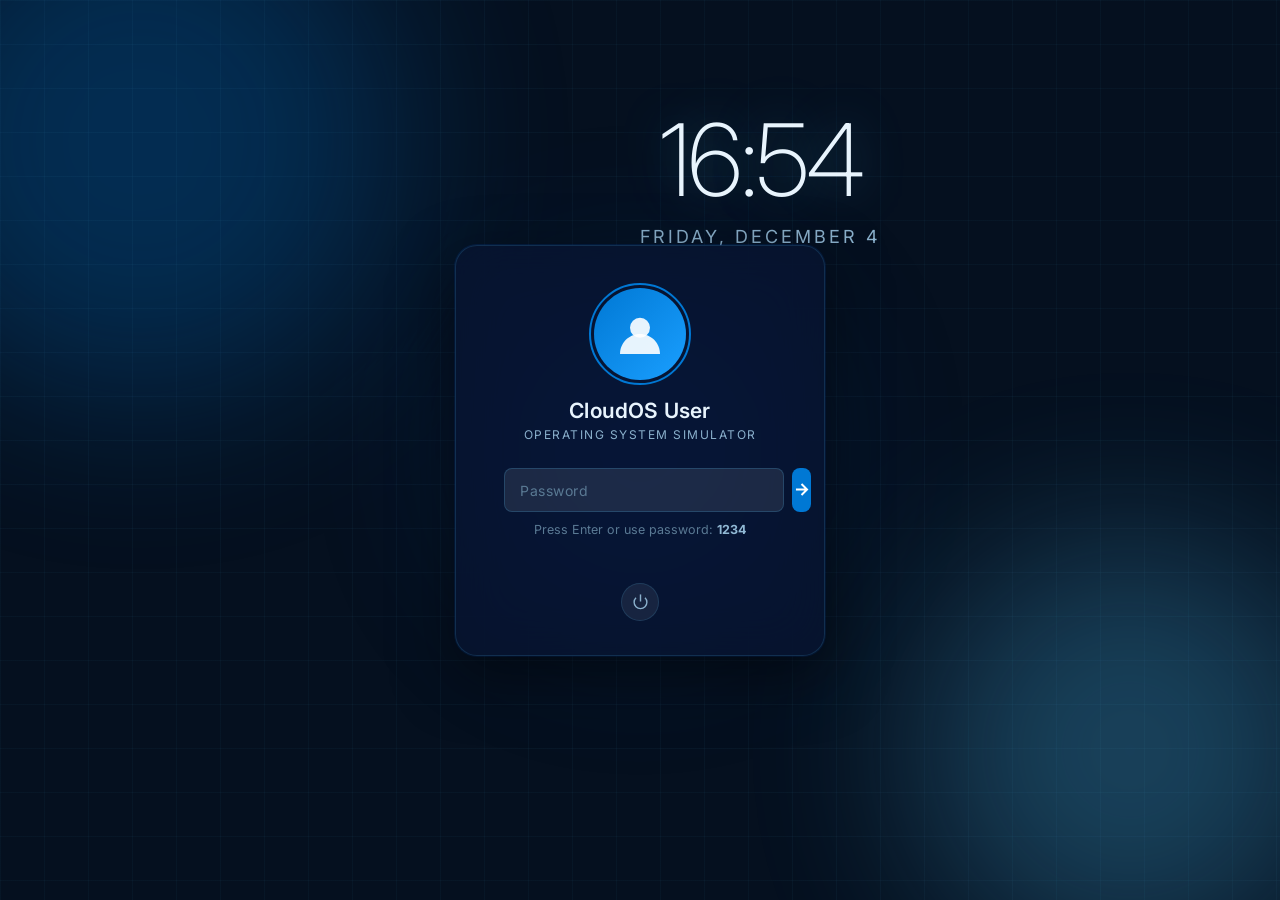
<file: index.html>
<!DOCTYPE html>
<html lang="en">
<head>
  <meta charset="UTF-8" />
  <meta name="viewport" content="width=device-width, initial-scale=1.0"/>
  <title>CloudOS — Login</title>
  <link rel="stylesheet" href="style.css" />
  <link href="https://fonts.googleapis.com/css2?family=Segoe+UI:wght@300;400;600;700&family=Rajdhani:wght@300;400;500;600;700&display=swap" rel="stylesheet">
</head>
<body class="login-page">
  <!-- Animated background -->
  <div class="bg-blur-orbs">
    <div class="orb orb-1"></div>
    <div class="orb orb-2"></div>
    <div class="orb orb-3"></div>
  </div>
  <div class="bg-grid"></div>

  <!-- Clock -->
  <div class="lockscreen-clock">
    <div class="clock-time" id="lockTime">00:00</div>
    <div class="clock-date" id="lockDate">Monday, January 1</div>
  </div>

  <!-- Login Card -->
  <div class="login-container">
    <div class="login-card">
      <div class="user-avatar">
        <div class="avatar-ring"></div>
        <div class="avatar-inner">
          <svg viewBox="0 0 40 40" fill="none" xmlns="http://www.w3.org/2000/svg">
            <circle cx="20" cy="15" r="8" fill="rgba(255,255,255,0.9)"/>
            <path d="M4 36c0-8.837 7.163-16 16-16s16 7.163 16 16" fill="rgba(255,255,255,0.9)"/>
          </svg>
        </div>
      </div>
      <h2 class="user-name">CloudOS User</h2>
      <p class="user-subtitle">Operating System Simulator</p>

      <div class="login-form">
        <div class="input-group">
          <input type="password" id="passwordInput" class="login-input" placeholder="Password" autocomplete="off" />
          <button class="login-btn" id="loginBtn" onclick="attemptLogin()">
            <svg viewBox="0 0 24 24" fill="none" stroke="currentColor" stroke-width="2.5">
              <path d="M5 12h14M12 5l7 7-7 7"/>
            </svg>
          </button>
        </div>
        <p class="login-hint">Press Enter or use password: <strong>1234</strong></p>
        <p class="login-error" id="loginError"></p>
      </div>

      <div class="login-footer">
        <button class="footer-btn" title="Power Off" onclick="showPowerMenu()">
          <svg viewBox="0 0 24 24" fill="none" stroke="currentColor" stroke-width="2">
            <path d="M18.36 6.64a9 9 0 1 1-12.73 0"/>
            <line x1="12" y1="2" x2="12" y2="12"/>
          </svg>
        </button>
      </div>
    </div>
  </div>

  <!-- Boot splash (shown first) -->
  <div class="boot-splash" id="bootSplash">
    <div class="boot-logo">
      <div class="boot-logo-icon">
        <div class="win-grid">
          <span></span><span></span>
          <span></span><span></span>
        </div>
      </div>
      <span class="boot-logo-text">CloudOS</span>
    </div>
    <div class="boot-loader">
      <div class="boot-dots">
        <span></span><span></span><span></span><span></span><span></span>
      </div>
    </div>
  </div>

  <script src="index.js"></script>
</body>
</html>
</file>
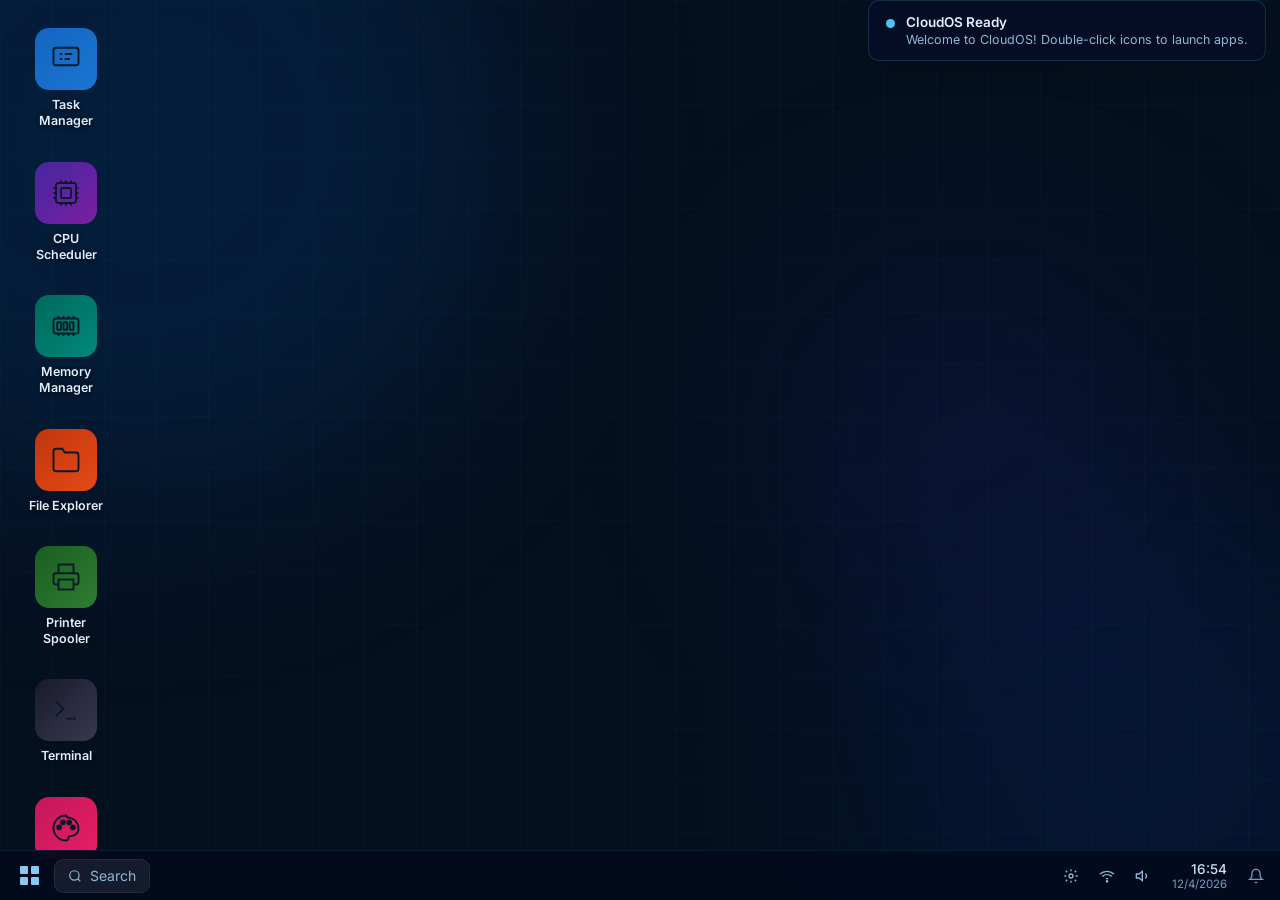
<file: desktop.html>
<!DOCTYPE html>
<html lang="en" data-theme="light">
<head>
  <meta charset="UTF-8"/>
  <meta name="viewport" content="width=device-width, initial-scale=1.0"/>
  <title>CloudOS — Desktop</title>
  <link rel="stylesheet" href="style.css"/>
  <link href="https://fonts.googleapis.com/css2?family=Inter:wght@300;400;500;600;700&family=JetBrains+Mono:wght@400;500&display=swap" rel="stylesheet">
</head>
<body class="desktop-page">

  <!-- Wallpaper -->
  <div class="wallpaper" id="wallpaper">
    <div class="wallpaper-img" id="wallpaper-img"></div>
    <div class="wallpaper-overlay" id="wallpaper-overlay"></div>
    <div class="wp-orb wp-orb-1"></div>
    <div class="wp-orb wp-orb-2"></div>
    <div class="wp-orb wp-orb-3"></div>
    <div class="wp-grid"></div>
  </div>

  <!-- Desktop Icons -->
  <div class="desktop-icons" id="desktopIcons">

    <div class="desktop-icon" ondblclick="openApp('processManager')">
      <div class="icon-img process-icon">
        <svg viewBox="0 0 24 24" fill="none" stroke="currentColor" stroke-width="1.5">
          <rect x="2" y="3" width="20" height="14" rx="2"/>
          <path d="M7 8h2M7 12h2M11 8h6M11 12h4"/>
        </svg>
      </div>
      <span>Task Manager</span>
    </div>

    <div class="desktop-icon" ondblclick="openApp('cpuScheduler')">
      <div class="icon-img cpu-icon">
        <svg viewBox="0 0 24 24" fill="none" stroke="currentColor" stroke-width="1.5">
          <rect x="4" y="4" width="16" height="16" rx="2"/>
          <rect x="8" y="8" width="8" height="8" rx="1"/>
          <path d="M8 2v2M12 2v2M16 2v2M8 20v2M12 20v2M16 20v2M2 8h2M2 12h2M2 16h2M20 8h2M20 12h2M20 16h2"/>
        </svg>
      </div>
      <span>CPU Scheduler</span>
    </div>

    <div class="desktop-icon" ondblclick="openApp('memoryManager')">
      <div class="icon-img memory-icon">
        <svg viewBox="0 0 24 24" fill="none" stroke="currentColor" stroke-width="1.5">
          <rect x="2" y="6" width="20" height="12" rx="2"/>
          <path d="M6 6V4M10 6V4M14 6V4M18 6V4M6 18v2M10 18v2M14 18v2M18 18v2"/>
          <rect x="5" y="9" width="3" height="6" rx="0.5"/>
          <rect x="10" y="9" width="3" height="6" rx="0.5"/>
          <rect x="15" y="9" width="3" height="6" rx="0.5"/>
        </svg>
      </div>
      <span>Memory Manager</span>
    </div>

    <div class="desktop-icon" ondblclick="openApp('fileSystem')">
      <div class="icon-img file-icon">
        <svg viewBox="0 0 24 24" fill="none" stroke="currentColor" stroke-width="1.5">
          <path d="M22 19a2 2 0 0 1-2 2H4a2 2 0 0 1-2-2V5a2 2 0 0 1 2-2h5l2 3h9a2 2 0 0 1 2 2z"/>
        </svg>
      </div>
      <span>File Explorer</span>
    </div>

    <div class="desktop-icon" ondblclick="openApp('ioSimulator')">
      <div class="icon-img io-icon">
        <svg viewBox="0 0 24 24" fill="none" stroke="currentColor" stroke-width="1.5">
          <polyline points="6 9 6 2 18 2 18 9"/>
          <path d="M6 18H4a2 2 0 0 1-2-2v-5a2 2 0 0 1 2-2h16a2 2 0 0 1 2 2v5a2 2 0 0 1-2 2h-2"/>
          <rect x="6" y="14" width="12" height="8"/>
        </svg>
      </div>
      <span>Printer Spooler</span>
    </div>

    <div class="desktop-icon" ondblclick="openApp('terminal')">
      <div class="icon-img terminal-icon">
        <svg viewBox="0 0 24 24" fill="none" stroke="currentColor" stroke-width="1.5">
          <polyline points="4 17 10 11 4 5"/>
          <line x1="12" y1="19" x2="20" y2="19"/>
        </svg>
      </div>
      <span>Terminal</span>
    </div>

    <!-- ── NEW APPS ── -->
    <div class="desktop-icon" ondblclick="openApp('paint')">
      <div class="icon-img paint-icon">
        <svg viewBox="0 0 24 24" fill="none" stroke="currentColor" stroke-width="1.5">
          <path d="M12 2C6.48 2 2 6.48 2 12s4.48 10 10 10c1.1 0 2-.9 2-2v-.5c0-.55.45-1 1-1h1c3.31 0 6-2.69 6-6 0-4.97-4.03-9-9-9z"/>
          <circle cx="6.5" cy="11.5" r="1.5" fill="currentColor"/>
          <circle cx="9.5" cy="7.5" r="1.5" fill="currentColor"/>
          <circle cx="14.5" cy="7.5" r="1.5" fill="currentColor"/>
          <circle cx="17.5" cy="11.5" r="1.5" fill="currentColor"/>
        </svg>
      </div>
      <span>Paint</span>
    </div>

    <div class="desktop-icon" ondblclick="openApp('calculator')">
      <div class="icon-img calc-icon">
        <svg viewBox="0 0 24 24" fill="none" stroke="currentColor" stroke-width="1.5">
          <rect x="4" y="2" width="16" height="20" rx="2"/>
          <rect x="7" y="5" width="10" height="4" rx="1"/>
          <circle cx="8" cy="14" r="1" fill="currentColor"/>
          <circle cx="12" cy="14" r="1" fill="currentColor"/>
          <circle cx="16" cy="14" r="1" fill="currentColor"/>
          <circle cx="8" cy="18" r="1" fill="currentColor"/>
          <circle cx="12" cy="18" r="1" fill="currentColor"/>
          <circle cx="16" cy="18" r="1" fill="currentColor"/>
        </svg>
      </div>
      <span>Calculator</span>
    </div>

    <div class="desktop-icon" ondblclick="openApp('settings')">
      <div class="icon-img settings-icon">
        <svg viewBox="0 0 24 24" fill="none" stroke="currentColor" stroke-width="1.5">
          <circle cx="12" cy="12" r="3"/>
          <path d="M19.07 4.93a10 10 0 0 1 0 14.14M4.93 4.93a10 10 0 0 0 0 14.14"/>
          <path d="M12 2v3M12 19v3M2 12h3M19 12h3"/>
        </svg>
      </div>
      <span>Settings</span>
    </div>

  </div>

  <!-- Windows Container -->
  <div class="windows-container" id="windowsContainer"></div>

  <!-- Taskbar -->
  <div class="taskbar" id="taskbar">
    <button class="taskbar-start" id="startBtn" onclick="toggleStartMenu()">
      <div class="start-grid"><span></span><span></span><span></span><span></span></div>
    </button>

    <div class="taskbar-search" onclick="openApp('terminal')">
      <svg viewBox="0 0 24 24" fill="none" stroke="currentColor" stroke-width="2">
        <circle cx="11" cy="11" r="8"/><line x1="21" y1="21" x2="16.65" y2="16.65"/>
      </svg>
      <span>Search</span>
    </div>

    <div class="taskbar-apps" id="taskbarApps"></div>

    <div class="taskbar-tray">
      <div class="tray-icons">
        <!-- Settings quick-launch in tray -->
        <div class="tray-icon" title="Settings" onclick="openApp('settings')">
          <svg viewBox="0 0 24 24" fill="none" stroke="currentColor" stroke-width="2">
            <circle cx="12" cy="12" r="3"/>
            <path d="M12 2v3M12 19v3M2 12h3M19 12h3M4.22 4.22l2.12 2.12M17.66 17.66l2.12 2.12M4.22 19.78l2.12-2.12M17.66 6.34l2.12-2.12"/>
          </svg>
        </div>
        <div class="tray-icon" title="Network">
          <svg viewBox="0 0 24 24" fill="none" stroke="currentColor" stroke-width="2">
            <path d="M1.42 9a16 16 0 0 1 21.16 0M5 12.55a11 11 0 0 1 14.08 0M10.54 16.1a6 6 0 0 1 2.92 0"/>
            <circle cx="12" cy="20" r="1" fill="currentColor"/>
          </svg>
        </div>
        <div class="tray-icon" title="Volume">
          <svg viewBox="0 0 24 24" fill="none" stroke="currentColor" stroke-width="2">
            <polygon points="11 5 6 9 2 9 2 15 6 15 11 19 11 5"/>
            <path d="M15.54 8.46a5 5 0 0 1 0 7.07"/>
          </svg>
        </div>
      </div>
      <div class="tray-clock">
        <div class="tray-time" id="trayTime">00:00</div>
        <div class="tray-date" id="trayDate">1/1/2025</div>
      </div>
      <button class="notification-btn" title="Notifications">
        <svg viewBox="0 0 24 24" fill="none" stroke="currentColor" stroke-width="2">
          <path d="M18 8A6 6 0 0 0 6 8c0 7-3 9-3 9h18s-3-2-3-9"/>
          <path d="M13.73 21a2 2 0 0 1-3.46 0"/>
        </svg>
      </button>
    </div>
  </div>

  <!-- Start Menu -->
  <div class="start-menu" id="startMenu">
    <div class="start-header">
      <input class="start-search" type="text" placeholder="Search apps..."
        id="startSearch" oninput="filterStartApps(this.value)"/>
    </div>
    <div class="start-apps" id="startApps">
      <div class="start-app-item" onclick="openApp('processManager');closeStartMenu()">
        <div class="start-app-icon process-icon"><svg viewBox="0 0 24 24" fill="none" stroke="currentColor" stroke-width="1.5"><rect x="2" y="3" width="20" height="14" rx="2"/><path d="M7 8h2M7 12h2M11 8h6M11 12h4"/></svg></div>
        <span>Task Manager</span>
      </div>
      <div class="start-app-item" onclick="openApp('cpuScheduler');closeStartMenu()">
        <div class="start-app-icon cpu-icon"><svg viewBox="0 0 24 24" fill="none" stroke="currentColor" stroke-width="1.5"><rect x="4" y="4" width="16" height="16" rx="2"/><rect x="8" y="8" width="8" height="8" rx="1"/></svg></div>
        <span>CPU Scheduler</span>
      </div>
      <div class="start-app-item" onclick="openApp('memoryManager');closeStartMenu()">
        <div class="start-app-icon memory-icon"><svg viewBox="0 0 24 24" fill="none" stroke="currentColor" stroke-width="1.5"><rect x="2" y="6" width="20" height="12" rx="2"/><rect x="5" y="9" width="3" height="6" rx="0.5"/><rect x="10" y="9" width="3" height="6" rx="0.5"/><rect x="15" y="9" width="3" height="6" rx="0.5"/></svg></div>
        <span>Memory Manager</span>
      </div>
      <div class="start-app-item" onclick="openApp('fileSystem');closeStartMenu()">
        <div class="start-app-icon file-icon"><svg viewBox="0 0 24 24" fill="none" stroke="currentColor" stroke-width="1.5"><path d="M22 19a2 2 0 0 1-2 2H4a2 2 0 0 1-2-2V5a2 2 0 0 1 2-2h5l2 3h9a2 2 0 0 1 2 2z"/></svg></div>
        <span>File Explorer</span>
      </div>
      <div class="start-app-item" onclick="openApp('ioSimulator');closeStartMenu()">
        <div class="start-app-icon io-icon"><svg viewBox="0 0 24 24" fill="none" stroke="currentColor" stroke-width="1.5"><polyline points="6 9 6 2 18 2 18 9"/><path d="M6 18H4a2 2 0 0 1-2-2v-5a2 2 0 0 1 2-2h16a2 2 0 0 1 2 2v5a2 2 0 0 1-2 2h-2"/><rect x="6" y="14" width="12" height="8"/></svg></div>
        <span>Printer Spooler</span>
      </div>
      <div class="start-app-item" onclick="openApp('terminal');closeStartMenu()">
        <div class="start-app-icon terminal-icon"><svg viewBox="0 0 24 24" fill="none" stroke="currentColor" stroke-width="1.5"><polyline points="4 17 10 11 4 5"/><line x1="12" y1="19" x2="20" y2="19"/></svg></div>
        <span>Terminal</span>
      </div>
      <!-- NEW -->
      <div class="start-app-item" onclick="openApp('paint');closeStartMenu()">
        <div class="start-app-icon paint-icon"><svg viewBox="0 0 24 24" fill="none" stroke="currentColor" stroke-width="1.5"><path d="M12 2C6.48 2 2 6.48 2 12s4.48 10 10 10c1.1 0 2-.9 2-2v-.5c0-.55.45-1 1-1h1c3.31 0 6-2.69 6-6 0-4.97-4.03-9-9-9z"/></svg></div>
        <span>Paint</span>
      </div>
      <div class="start-app-item" onclick="openApp('calculator');closeStartMenu()">
        <div class="start-app-icon calc-icon"><svg viewBox="0 0 24 24" fill="none" stroke="currentColor" stroke-width="1.5"><rect x="4" y="2" width="16" height="20" rx="2"/><rect x="7" y="5" width="10" height="4" rx="1"/></svg></div>
        <span>Calculator</span>
      </div>
      <div class="start-app-item" onclick="openApp('settings');closeStartMenu()">
        <div class="start-app-icon settings-icon"><svg viewBox="0 0 24 24" fill="none" stroke="currentColor" stroke-width="1.5"><circle cx="12" cy="12" r="3"/><path d="M12 2v3M12 19v3M2 12h3M19 12h3"/></svg></div>
        <span>Settings</span>
      </div>
    </div>
    <div class="start-footer">
      <div class="start-user">
        <div class="start-user-avatar">
          <svg viewBox="0 0 24 24" fill="none" stroke="currentColor" stroke-width="2">
            <path d="M20 21v-2a4 4 0 0 0-4-4H8a4 4 0 0 0-4 4v2"/>
            <circle cx="12" cy="7" r="4"/>
          </svg>
        </div>
        <span>CloudOS User</span>
      </div>
      <button class="start-power" onclick="confirmShutdown()">
        <svg viewBox="0 0 24 24" fill="none" stroke="currentColor" stroke-width="2">
          <path d="M18.36 6.64a9 9 0 1 1-12.73 0"/><line x1="12" y1="2" x2="12" y2="12"/>
        </svg>
      </button>
    </div>
  </div>

  <div class="toast-area" id="toastArea"></div>

  <div class="shutdown-overlay" id="shutdownOverlay">
    <div class="shutdown-card">
      <h3>Shut Down CloudOS?</h3>
      <p>All unsaved data will be lost.</p>
      <div class="shutdown-btns">
        <button class="btn-cancel" onclick="cancelShutdown()">Cancel</button>
        <button class="btn-shutdown" onclick="doShutdown()">Shut Down</button>
      </div>
    </div>
  </div>

  <!-- All scripts -->
  <script src="os-state.js"></script>
  <script src="process-manager.js"></script>
  <script src="cpu-scheduler.js"></script>
  <script src="memory-manager.js"></script>
  <script src="file-system.js"></script>
  <script src="io-simulator.js"></script>
  <script src="terminal.js"></script>
  <script src="paint-app.js"></script>
  <script src="calculator-app.js"></script>
  <script src="settings-app.js"></script>
  <script src="desktop.js"></script>
</body>
</html>
</file>
<file: style.css>
/* ============================================================
   CloudOS v2 — Blue + White/Grey App Theme, Inter font, smooth
   ============================================================ */
@import url('https://fonts.googleapis.com/css2?family=Inter:ital,wght@0,300;0,400;0,500;0,600;0,700&family=JetBrains+Mono:wght@400;500&display=swap');

:root {
  /* Desktop / OS layer */
  --os-bg: #05101f;
  --blue-primary: #0078d4;
  --blue-bright:  #1a9fff;
  --blue-light:   #4fc3f7;
  --blue-glow:    rgba(0,120,212,.45);
  --glass-bg:     rgba(8,20,48,.80);
  --glass-border: rgba(79,195,247,.16);
  --taskbar-h: 50px;

  /* App window interior — bright blue-white palette */
  --app-bg:         #eef4fd;
  --app-bg2:        #e4eefa;
  --app-surface:    #ffffff;
  --app-surface2:   #f5f9ff;
  --app-border:     #c5d8ef;
  --app-border-lt:  #d8e8f8;
  --app-hover:      #dceefa;
  --app-active:     #c8e0f8;
  --app-titlebar:   linear-gradient(135deg,#0a2558,#0e3880);
  --app-text:       #0b1929;
  --app-text2:      #2e5278;
  --app-text3:      #6a8faf;
  --app-accent:     #0078d4;

  /* Status */
  --c-red:    #c0392b;
  --c-yellow: #c87900;
  --c-green:  #00966d;
  --c-orange: #e06c00;
  --c-red-bg: #fde8e8; --c-red-text: #991b1b;
  --c-grn-bg: #d1fae5; --c-grn-text: #065f46;
  --c-ylw-bg: #fef3c7; --c-ylw-text: #92400e;
  --c-blu-bg: #dbeafe; --c-blu-text: #1d4ed8;

  --font-ui:   'Inter','Segoe UI',system-ui,sans-serif;
  --font-mono: 'JetBrains Mono','Courier New',monospace;
  --radius: 10px;
  --shadow-win: 0 20px 60px rgba(0,0,0,.50), 0 0 0 1px rgba(0,80,200,.18);
  --shadow-card: 0 2px 8px rgba(0,50,120,.10);
  --shadow-float: 0 8px 28px rgba(0,0,0,.26);
}

*,*::before,*::after{box-sizing:border-box;margin:0;padding:0}
html,body{width:100%;height:100%;overflow:hidden;font-family:var(--font-ui);font-size:15px;color:var(--app-text);user-select:none}
::-webkit-scrollbar{width:7px;height:7px}
::-webkit-scrollbar-track{background:var(--app-bg2);border-radius:4px}
::-webkit-scrollbar-thumb{background:#aac4e0;border-radius:4px}
::-webkit-scrollbar-thumb:hover{background:var(--blue-primary)}

/* ===================== LOGIN ===================== */
.login-page{background:var(--os-bg);display:flex;align-items:center;justify-content:center}
.bg-blur-orbs{position:fixed;inset:0;pointer-events:none;overflow:hidden}
.orb{position:absolute;border-radius:50%;filter:blur(90px);opacity:.28;animation:orbFloat 9s ease-in-out infinite}
.orb-1{width:520px;height:520px;background:#0078d4;top:-120px;left:-120px}
.orb-2{width:420px;height:420px;background:#4fc3f7;bottom:-60px;right:-60px;animation-delay:-3s}
.orb-3{width:320px;height:320px;background:#0d47a1;top:50%;left:50%;transform:translate(-50%,-50%);animation-delay:-5.5s}
@keyframes orbFloat{0%,100%{transform:translateY(0)scale(1)}50%{transform:translateY(-28px)scale(1.05)}}
.bg-grid{position:fixed;inset:0;pointer-events:none;
  background-image:linear-gradient(rgba(79,195,247,.04)1px,transparent 1px),
    linear-gradient(90deg,rgba(79,195,247,.04)1px,transparent 1px);
  background-size:44px 44px}
.lockscreen-clock{position:fixed;top:11%;left:50%;transform:translateX(-50%);text-align:center;
  animation:fadeUp .8s cubic-bezier(.22,1,.36,1) 1.5s both}
.clock-time{font-size:clamp(68px,11vw,100px);font-weight:200;letter-spacing:-3px;color:#e8f4fd;
  text-shadow:0 0 50px rgba(79,195,247,.35)}
.clock-date{font-size:18px;font-weight:400;color:#8ab0cc;letter-spacing:3px;text-transform:uppercase;margin-top:6px}
.login-container{position:relative;z-index:10;animation:fadeUp .7s cubic-bezier(.22,1,.36,1) 1.8s both}
.login-card{background:var(--glass-bg);backdrop-filter:blur(28px)saturate(1.6);
  border:1px solid var(--glass-border);border-radius:22px;padding:42px 48px 34px;width:370px;
  display:flex;flex-direction:column;align-items:center;box-shadow:var(--shadow-win)}
.user-avatar{position:relative;width:92px;height:92px;margin-bottom:18px}
.avatar-ring{position:absolute;inset:-5px;border-radius:50%;border:2px solid var(--blue-primary);
  animation:avatarPulse 2.4s ease-in-out infinite}
@keyframes avatarPulse{0%,100%{opacity:.4;transform:scale(1)}50%{opacity:1;transform:scale(1.05)}}
.avatar-inner{width:100%;height:100%;background:linear-gradient(135deg,var(--blue-primary),var(--blue-bright));
  border-radius:50%;display:flex;align-items:center;justify-content:center}
.avatar-inner svg{width:50px;height:50px}
.user-name{font-size:21px;font-weight:600;color:#e8f4fd;letter-spacing:.2px}
.user-subtitle{font-size:12px;color:#8ab0cc;margin:4px 0 26px;letter-spacing:1.5px;text-transform:uppercase}
.login-form{width:100%}.input-group{display:flex;gap:8px;margin-bottom:10px}
.login-input{flex:1;background:rgba(255,255,255,.09);border:1px solid rgba(79,195,247,.2);
  border-radius:8px;color:#e8f4fd;padding:11px 15px;font-family:var(--font-ui);font-size:16px;
  letter-spacing:2px;outline:none;transition:border-color .25s,box-shadow .25s}
.login-input:focus{border-color:var(--blue-primary);box-shadow:0 0 0 3px var(--blue-glow)}
.login-input::placeholder{letter-spacing:.5px;color:#5a7a94;font-size:14px}
.login-btn{background:var(--blue-primary);border:none;border-radius:8px;width:46px;color:white;
  cursor:pointer;display:flex;align-items:center;justify-content:center;
  transition:background .2s,transform .12s,box-shadow .2s}
.login-btn:hover{background:var(--blue-bright);box-shadow:0 4px 16px rgba(0,120,212,.4)}
.login-btn:active{transform:scale(.93)}.login-btn svg{width:19px;height:19px}
.login-hint{font-size:12.5px;color:#5a7a94;text-align:center;margin-bottom:5px}
.login-hint strong{color:#90b8d4}
.login-error{font-size:12.5px;color:#ff6b6b;text-align:center;min-height:19px}
@keyframes shake{0%,100%{transform:translateX(0)}20%,60%{transform:translateX(-6px)}40%,80%{transform:translateX(6px)}}
.login-footer{margin-top:22px;display:flex;gap:12px}
.footer-btn{background:rgba(255,255,255,.07);border:1px solid rgba(79,195,247,.15);border-radius:50%;
  width:38px;height:38px;color:#8ab0cc;cursor:pointer;display:flex;align-items:center;justify-content:center;
  transition:all .2s}
.footer-btn:hover{background:rgba(255,255,255,.14);color:#e8f4fd}.footer-btn svg{width:17px;height:17px}

/* ===================== BOOT ===================== */
.boot-splash{position:fixed;inset:0;z-index:9999;background:var(--os-bg);
  display:flex;flex-direction:column;align-items:center;justify-content:center;gap:52px;
  animation:bootFade .5s ease 2.8s forwards}
.boot-logo{display:flex;align-items:center;gap:18px}
.boot-logo-icon{width:56px;height:56px}
.win-grid{display:grid;grid-template-columns:1fr 1fr;gap:5px;width:100%;height:100%}
.win-grid span{background:var(--blue-primary);border-radius:2px;
  animation:tileIn .4s cubic-bezier(.34,1.56,.64,1) both}
.win-grid span:nth-child(1){animation-delay:.15s}.win-grid span:nth-child(2){animation-delay:.30s}
.win-grid span:nth-child(3){animation-delay:.45s}.win-grid span:nth-child(4){animation-delay:.60s}
@keyframes tileIn{from{opacity:0;transform:scale(.3)}to{opacity:1;transform:scale(1)}}
.boot-logo-text{font-size:44px;font-weight:700;letter-spacing:4px;
  background:linear-gradient(135deg,#fff,#4fc3f7);-webkit-background-clip:text;-webkit-text-fill-color:transparent;
  animation:fadeIn .6s ease .8s both}
.boot-loader{animation:fadeIn .4s ease 1.2s both}.boot-dots{display:flex;gap:9px}
.boot-dots span{width:9px;height:9px;background:var(--blue-primary);border-radius:50%;
  animation:dotBounce 1.3s ease-in-out infinite}
.boot-dots span:nth-child(1){animation-delay:0s}.boot-dots span:nth-child(2){animation-delay:.16s}
.boot-dots span:nth-child(3){animation-delay:.32s}.boot-dots span:nth-child(4){animation-delay:.48s}
.boot-dots span:nth-child(5){animation-delay:.64s}
@keyframes dotBounce{0%,80%,100%{transform:scale(.5);opacity:.35}40%{transform:scale(1);opacity:1}}
@keyframes bootFade{to{opacity:0;pointer-events:none}}
@keyframes fadeIn{from{opacity:0}to{opacity:1}}
@keyframes fadeUp{from{opacity:0;transform:translateY(20px)}to{opacity:1;transform:translateY(0)}}

/* ===================== DESKTOP ===================== */
.desktop-page{background:var(--os-bg);overflow:hidden}
.wallpaper{position:fixed;inset:0;pointer-events:none;overflow:hidden}
.wallpaper-img{
  position:absolute;inset:0;
  background-size:cover;
  background-position:center;
  background-repeat:no-repeat;
  opacity:0;
  transition:opacity .5s ease;
  z-index:0;
}
.wallpaper-img.visible{opacity:1;}
.wallpaper-overlay{
  position:absolute;inset:0;
  background:rgba(0,0,0,0);
  transition:background .4s;
  z-index:1;
}
.wp-orb-1,.wp-orb-2,.wp-orb-3,.wp-grid{
  position:absolute;
  transition:opacity .5s ease;
  z-index:2;
}
.wallpaper.has-image .wp-orb-1,
.wallpaper.has-image .wp-orb-2,
.wallpaper.has-image .wp-orb-3{opacity:0!important;}
.wallpaper.has-image .wp-grid{opacity:.3;}
.wp-orb{position:absolute;border-radius:50%;filter:blur(110px);opacity:.2}
.wp-orb-1{width:720px;height:720px;background:#0055a8;top:-220px;left:-220px;animation:orbFloat 13s ease-in-out infinite}
.wp-orb-2{width:520px;height:520px;background:#093080;bottom:-110px;right:-110px;animation:orbFloat 11s ease-in-out -4s infinite}
.wp-orb-3{width:370px;height:370px;background:#1a237e;top:28%;right:10%;animation:orbFloat 15s ease-in-out -7s infinite}
.wp-grid{position:absolute;inset:0;
  background-image:linear-gradient(rgba(79,195,247,.022)1px,transparent 1px),
    linear-gradient(90deg,rgba(79,195,247,.022)1px,transparent 1px);
  background-size:52px 52px}

/* Desktop icons */
.desktop-icons{position:fixed;top:16px;left:16px;display:flex;flex-direction:column;gap:8px;z-index:1}
.desktop-icon{display:flex;flex-direction:column;align-items:center;gap:7px;cursor:pointer;
  padding:12px 10px;border-radius:12px;width:100px;
  transition:background .18s,transform .22s cubic-bezier(.34,1.3,.64,1)}
.desktop-icon:hover{background:rgba(255,255,255,.1);transform:translateY(-3px)}
.desktop-icon:active{background:rgba(255,255,255,.16);transform:translateY(0)}
.icon-img{width:62px;height:62px;border-radius:14px;display:flex;align-items:center;justify-content:center;
  transition:transform .22s cubic-bezier(.34,1.3,.64,1),box-shadow .22s}
.desktop-icon:hover .icon-img{transform:scale(1.08);box-shadow:0 10px 28px rgba(0,0,0,.45)}
.icon-img svg{width:30px;height:30px}
.process-icon{background:linear-gradient(135deg,#1565c0,#1976d2)}
.cpu-icon{background:linear-gradient(135deg,#4527a0,#7b1fa2)}
.memory-icon{background:linear-gradient(135deg,#00695c,#00897b)}
.file-icon{background:linear-gradient(135deg,#bf360c,#e64a19)}
.io-icon{background:linear-gradient(135deg,#1b5e20,#2e7d32)}
.terminal-icon{background:linear-gradient(135deg,#1a1a2e,#383850)}
.desktop-icon span{font-size:12.5px;text-align:center;color:#ddeeff;font-weight:600;
  text-shadow:0 1px 5px rgba(0,0,0,.9);line-height:1.3}

/* ===================== TASKBAR ===================== */
.taskbar{position:fixed;bottom:0;left:0;right:0;height:var(--taskbar-h);
  background:rgba(3,10,28,.93);backdrop-filter:blur(24px)saturate(1.6);
  border-top:1px solid rgba(79,195,247,.10);
  display:flex;align-items:center;z-index:100;gap:4px;padding:0 8px}
.taskbar-start{width:42px;height:38px;background:none;border:none;border-radius:9px;cursor:pointer;
  display:flex;align-items:center;justify-content:center;transition:background .18s;flex-shrink:0}
.taskbar-start:hover{background:rgba(255,255,255,.1)}.taskbar-start.active{background:rgba(0,120,212,.26)}
.start-grid{display:grid;grid-template-columns:1fr 1fr;gap:3px;width:19px;height:19px}
.start-grid span{background:#8ac8f0;border-radius:1px;transition:background .2s}
.taskbar-start:hover .start-grid span{background:white}
.taskbar-search{display:flex;align-items:center;gap:8px;background:rgba(255,255,255,.07);
  border:1px solid rgba(255,255,255,.07);border-radius:9px;padding:0 13px;height:34px;
  color:#90b8d4;cursor:pointer;transition:background .18s;flex-shrink:0;font-family:var(--font-ui)}
.taskbar-search:hover{background:rgba(255,255,255,.12)}.taskbar-search svg{width:14px;height:14px}
.taskbar-search span{font-size:14px}
.taskbar-apps{flex:1;display:flex;align-items:center;gap:4px;overflow:hidden;padding:0 4px}
.taskbar-app-btn{height:38px;min-width:40px;max-width:168px;background:rgba(255,255,255,.07);border:none;
  border-bottom:2px solid transparent;border-radius:9px;color:#c0d8f0;cursor:pointer;padding:0 11px;
  display:flex;align-items:center;gap:8px;transition:background .18s,border-color .2s;
  font-family:var(--font-ui);font-size:13.5px}
.taskbar-app-btn:hover{background:rgba(255,255,255,.13)}
.taskbar-app-btn.active{background:rgba(0,120,212,.22);border-bottom-color:var(--blue-primary);color:#e0f0ff}
.taskbar-app-btn .t-icon{width:18px;height:18px;border-radius:4px;flex-shrink:0}
.taskbar-app-btn span{white-space:nowrap;overflow:hidden;text-overflow:ellipsis}
.taskbar-tray{display:flex;align-items:center;gap:4px;padding-left:8px;flex-shrink:0}
.tray-icons{display:flex;gap:4px}
.tray-icon{width:32px;height:32px;display:flex;align-items:center;justify-content:center;
  color:#90b8d4;cursor:pointer;border-radius:7px;transition:background .18s}
.tray-icon:hover{background:rgba(255,255,255,.1);color:#e8f4fd}.tray-icon svg{width:16px;height:16px}
.tray-clock{padding:0 9px;cursor:pointer;text-align:right}
.tray-time{font-size:13.5px;font-weight:500;color:#c8e0f4}
.tray-date{font-size:11.5px;color:#7a9ab8}
.notification-btn{width:32px;height:32px;background:none;border:none;color:#7a9ab8;cursor:pointer;
  display:flex;align-items:center;justify-content:center;border-radius:7px;transition:background .18s}
.notification-btn:hover{background:rgba(255,255,255,.1);color:#e8f4fd}.notification-btn svg{width:16px;height:16px}

/* ===================== START MENU ===================== */
.start-menu{position:fixed;bottom:calc(var(--taskbar-h)+8px);left:50%;
  transform:translateX(-50%)translateY(14px)scale(.97);width:560px;
  background:rgba(5,14,36,.96);backdrop-filter:blur(36px)saturate(2);
  border:1px solid rgba(79,195,247,.14);border-radius:16px;box-shadow:var(--shadow-win);
  z-index:200;overflow:hidden;opacity:0;pointer-events:none;
  transition:opacity .22s cubic-bezier(.22,1,.36,1),transform .22s cubic-bezier(.22,1,.36,1);
  display:flex;flex-direction:column}
.start-menu.open{opacity:1;pointer-events:all;transform:translateX(-50%)translateY(0)scale(1)}
.start-header{padding:20px 20px 12px}
.start-search{width:100%;background:rgba(255,255,255,.08);border:1px solid rgba(79,195,247,.15);
  border-radius:9px;color:#e8f4fd;padding:10px 15px;font-family:var(--font-ui);font-size:14px;
  outline:none;transition:border-color .2s,box-shadow .2s}
.start-search:focus{border-color:var(--blue-primary);box-shadow:0 0 0 3px rgba(0,120,212,.22)}
.start-apps{display:grid;grid-template-columns:repeat(3,1fr);gap:6px;padding:8px 16px 16px}
.start-app-item{display:flex;flex-direction:column;align-items:center;gap:9px;padding:15px 8px;
  border-radius:11px;cursor:pointer;transition:background .18s,transform .2s cubic-bezier(.34,1.3,.64,1)}
.start-app-item:hover{background:rgba(255,255,255,.09);transform:translateY(-2px)}
.start-app-icon{width:44px;height:44px;border-radius:11px;display:flex;align-items:center;justify-content:center}
.start-app-icon svg{width:23px;height:23px}
.start-app-item span{font-size:12.5px;text-align:center;color:#c0d8f0}
.start-footer{padding:12px 16px;border-top:1px solid rgba(79,195,247,.09);
  display:flex;align-items:center;justify-content:space-between}
.start-user{display:flex;align-items:center;gap:10px;font-size:14px;font-weight:500;color:#c0d8f0}
.start-user-avatar{width:34px;height:34px;background:var(--blue-primary);border-radius:50%;
  display:flex;align-items:center;justify-content:center}.start-user-avatar svg{width:19px;height:19px}
.start-power{width:34px;height:34px;background:none;border:none;color:#7a9ab8;cursor:pointer;
  display:flex;align-items:center;justify-content:center;border-radius:9px;transition:all .2s}
.start-power:hover{background:rgba(192,57,43,.2);color:#ff6b6b}.start-power svg{width:19px;height:19px}

/* ===================== OS WINDOWS ===================== */
.windows-container{position:fixed;inset:0;bottom:var(--taskbar-h);pointer-events:none;z-index:10}
.os-window{position:absolute;background:var(--app-bg);border:1px solid var(--app-border);
  border-radius:13px 13px 9px 9px;box-shadow:var(--shadow-win);
  display:flex;flex-direction:column;pointer-events:all;
  min-width:320px;min-height:220px;overflow:hidden;
  animation:winOpen .22s cubic-bezier(.34,1.15,.64,1) both}
@keyframes winOpen{from{opacity:0;transform:scale(.93)translateY(12px)}to{opacity:1;transform:scale(1)translateY(0)}}
.os-window.focused{box-shadow:0 26px 70px rgba(0,0,0,.55),0 0 0 1px rgba(0,120,212,.45);z-index:50!important}
.os-window.maximized{top:0!important;left:0!important;width:100%!important;height:100%!important;
  border-radius:0;border:none}

/* Title bar */
.window-titlebar{display:flex;align-items:center;padding:0 8px 0 13px;height:38px;
  cursor:grab;flex-shrink:0;background:var(--app-titlebar);
  border-radius:12px 12px 0 0;border-bottom:1px solid rgba(0,0,0,.18)}
.window-titlebar:active{cursor:grabbing}.window-titlebar.maximized-bar{cursor:default;border-radius:0}
.window-icon{width:20px;height:20px;border-radius:5px;flex-shrink:0;
  display:flex;align-items:center;justify-content:center;margin-right:9px}
.window-icon svg{width:13px;height:13px;color:white}
.window-title{flex:1;font-size:13.5px;font-weight:500;color:rgba(255,255,255,.92);
  white-space:nowrap;overflow:hidden;text-overflow:ellipsis}
.window-controls{display:flex;gap:2px;margin-left:8px}
.wc-btn{width:34px;height:30px;background:none;border:none;color:rgba(255,255,255,.65);cursor:pointer;
  display:flex;align-items:center;justify-content:center;border-radius:7px;
  transition:background .15s,color .15s,transform .1s}
.wc-btn:hover{background:rgba(255,255,255,.14);color:white}.wc-btn:active{transform:scale(.9)}
.wc-btn.close:hover{background:#c42b1c;color:white}.wc-btn svg{width:12px;height:12px}

/* Window body — LIGHT interior */
.window-body{flex:1;overflow:auto;padding:18px;
  display:flex;flex-direction:column;background:var(--app-bg);color:var(--app-text)}

/* ===================== APP SHARED ===================== */
.app-header{display:flex;align-items:center;justify-content:space-between;
  margin-bottom:17px;flex-shrink:0;flex-wrap:wrap;gap:8px}
.app-title{font-size:17px;font-weight:700;color:var(--app-text);letter-spacing:-.1px}

.app-btn{background:var(--blue-primary);border:none;border-radius:7px;color:white;
  padding:8px 16px;cursor:pointer;font-family:var(--font-ui);font-size:13.5px;font-weight:500;
  transition:background .18s,transform .12s,box-shadow .18s}
.app-btn:hover{background:#0068be;box-shadow:0 4px 14px rgba(0,120,212,.28)}
.app-btn:active{transform:scale(.96)}
.app-btn.danger{background:var(--c-red)}.app-btn.danger:hover{background:#a93226;box-shadow:0 4px 14px rgba(192,57,43,.28)}
.app-btn.success{background:var(--c-green);color:#fff}.app-btn.success:hover{background:#007a58}
.app-btn.neutral{background:var(--app-bg2);color:var(--app-text);border:1px solid var(--app-border)}
.app-btn.neutral:hover{background:var(--app-hover);box-shadow:none}

.section-label{font-size:11.5px;text-transform:uppercase;letter-spacing:1px;
  color:var(--app-text3);margin-bottom:9px;font-weight:600}
.divider{height:1px;background:var(--app-border-lt);margin:12px 0}
.empty-state{text-align:center;padding:28px;color:var(--app-text3);font-size:14px}
.progress-bar{height:7px;border-radius:4px;background:#d0e4f5;overflow:hidden;margin-top:5px}
.progress-fill{height:100%;border-radius:4px;transition:width .45s cubic-bezier(.22,1,.36,1)}

/* Stat cards */
.stat-cards{display:flex;gap:11px;margin-bottom:16px;flex-wrap:wrap}
.stat-card{flex:1;min-width:85px;background:var(--app-surface);border:1px solid var(--app-border-lt);
  border-radius:10px;padding:12px 14px;box-shadow:var(--shadow-card);text-align:center;
  transition:transform .2s cubic-bezier(.34,1.3,.64,1),box-shadow .2s}
.stat-card:hover{transform:translateY(-3px);box-shadow:0 6px 18px rgba(0,50,120,.12)}
.stat-val{font-size:24px;font-weight:700;color:var(--app-accent);transition:color .3s}
.stat-label{font-size:11.5px;color:var(--app-text3);margin-top:3px;font-weight:500}

/* ===================== PROCESS TABLE ===================== */
.process-table-wrap{overflow:auto;flex:1;border-radius:9px;border:1px solid var(--app-border)}
.process-table{width:100%;border-collapse:collapse;font-size:13.5px}
.process-table th{text-align:left;padding:9px 12px;color:var(--app-text2);font-weight:600;
  border-bottom:2px solid var(--app-border);position:sticky;top:0;background:#ddeefa;
  font-size:11.5px;letter-spacing:.6px;text-transform:uppercase}
.process-table td{padding:9px 12px;border-bottom:1px solid var(--app-border-lt);color:var(--app-text)}
.process-table tr:last-child td{border-bottom:none}
.process-table tr:hover td{background:var(--app-hover)}
.process-table tr.terminated-row td{opacity:.4}

.state-badge{display:inline-block;padding:3px 9px;border-radius:12px;font-size:11px;font-weight:700;
  letter-spacing:.5px;text-transform:uppercase}
.state-ready{background:var(--c-blu-bg);color:var(--c-blu-text)}
.state-running{background:var(--c-grn-bg);color:var(--c-grn-text)}
.state-waiting{background:var(--c-ylw-bg);color:var(--c-ylw-text)}
.state-terminated{background:var(--c-red-bg);color:var(--c-red-text)}

.action-btns{display:flex;gap:5px}
.mini-btn{padding:4px 10px;font-size:12px;border:none;border-radius:5px;cursor:pointer;
  font-family:var(--font-ui);font-weight:600;transition:opacity .15s,transform .12s}
.mini-btn:hover{opacity:.82}.mini-btn:active{transform:scale(.93)}
.mini-btn.run{background:var(--c-grn-bg);color:var(--c-grn-text)}
.mini-btn.wait{background:var(--c-ylw-bg);color:var(--c-ylw-text)}
.mini-btn.kill{background:var(--c-red-bg);color:var(--c-red-text)}
.mini-btn.ready{background:var(--c-blu-bg);color:var(--c-blu-text)}

/* ===================== CPU SCHEDULER ===================== */
.scheduler-controls{display:flex;gap:9px;align-items:center;flex-wrap:wrap;margin-bottom:15px}
.scheduler-controls label{font-size:13.5px;color:var(--app-text2);font-weight:500}
.scheduler-controls select,.scheduler-controls input{
  background:var(--app-surface);border:1px solid var(--app-border);border-radius:7px;
  color:var(--app-text);padding:6px 11px;font-family:var(--font-ui);font-size:13.5px;
  outline:none;transition:border-color .2s,box-shadow .2s}
.scheduler-controls select:focus,.scheduler-controls input:focus{
  border-color:var(--blue-primary);box-shadow:0 0 0 3px rgba(0,120,212,.12)}
.scheduler-controls select option{background:white;color:#111}
.gantt-chart{margin-top:10px;overflow-x:auto}
.gantt-label{font-size:12px;color:var(--app-text3);margin-bottom:8px;font-weight:600;letter-spacing:.4px}
.gantt-row{display:flex;height:38px;border-radius:7px;overflow:hidden;border:1px solid var(--app-border);margin-bottom:6px}
.gantt-block{display:flex;align-items:center;justify-content:center;font-size:11.5px;font-weight:700;
  color:white;border-right:1px solid rgba(0,0,0,.12);cursor:default;
  animation:ganttIn .35s cubic-bezier(.34,1.3,.64,1) both}
@keyframes ganttIn{from{opacity:0;transform:scaleY(.2)}to{opacity:1;transform:scaleY(1)}}
.gantt-block:hover{filter:brightness(1.12)}.gantt-block.idle{background:#ddeefa!important;color:#8aabcc}
.gantt-timeline{display:flex;font-size:10.5px;color:var(--app-text3);margin-top:2px}
.gantt-tick{flex:none;text-align:left;padding-left:3px}
.wait-table{width:100%;border-collapse:collapse;font-size:13.5px}
.wait-table th,.wait-table td{padding:8px 12px;border-bottom:1px solid var(--app-border-lt);color:var(--app-text)}
.wait-table th{color:var(--app-text2);font-size:11.5px;text-transform:uppercase;letter-spacing:.5px;background:#eaf3ff}
.wait-table tr:hover td{background:var(--app-hover)}

/* ===================== MEMORY ===================== */














/* ===================== FILE SYSTEM ===================== */
.fs-toolbar{display:flex;gap:8px;margin-bottom:12px;flex-wrap:wrap}
.fs-breadcrumb{font-size:13px;color:var(--app-text2);margin-bottom:10px}
.fs-breadcrumb span{color:var(--app-accent);cursor:pointer;font-weight:500}
.fs-breadcrumb span:hover{text-decoration:underline}
.file-list{flex:1;overflow:auto}
.file-item{display:flex;align-items:center;gap:11px;padding:9px 11px;border-radius:7px;
  transition:background .15s;cursor:pointer}
.file-item:hover{background:var(--app-hover)}.file-item.selected{background:var(--app-active)}
.file-icon-sm{width:30px;height:30px;border-radius:6px;display:flex;align-items:center;justify-content:center;flex-shrink:0}
.file-icon-sm svg{width:17px;height:17px}
.ftype-txt{background:var(--c-blu-bg);color:var(--c-blu-text)}
.ftype-js{background:var(--c-ylw-bg);color:var(--c-ylw-text)}
.ftype-dir{background:#e0f2fe;color:#0369a1}
.ftype-json{background:var(--c-grn-bg);color:var(--c-grn-text)}
.file-name{flex:1;font-size:13.5px;color:var(--app-text);font-weight:500}
.file-size{font-size:12px;color:var(--app-text3);width:65px;text-align:right}
.file-date{font-size:12px;color:var(--app-text3);width:110px;text-align:right}
.file-modal{position:fixed;inset:0;z-index:1000;background:rgba(0,0,0,.42);
  display:flex;align-items:center;justify-content:center;backdrop-filter:blur(5px)}
.file-modal-card{background:var(--app-surface);border:1px solid var(--app-border);
  border-radius:14px;padding:26px;width:380px;box-shadow:var(--shadow-win);
  animation:winOpen .2s cubic-bezier(.34,1.3,.64,1)}
.file-modal-card h3{font-size:16px;margin-bottom:16px;color:var(--app-text);font-weight:700}
.file-modal-card input,.file-modal-card textarea{width:100%;background:var(--app-bg);
  border:1px solid var(--app-border);border-radius:7px;color:var(--app-text);
  padding:10px 13px;font-family:var(--font-ui);font-size:14px;
  outline:none;resize:vertical;margin-bottom:13px}
.file-modal-card input:focus,.file-modal-card textarea:focus{border-color:var(--blue-primary);box-shadow:0 0 0 3px rgba(0,120,212,.12)}
.modal-btns{display:flex;gap:9px;justify-content:flex-end}

/* ===================== IO PRINTER ===================== */
.printer-visual{text-align:center;padding:14px 0;flex-shrink:0}
.printer-body{display:inline-block;position:relative;width:130px}.printer-svg{width:130px}
.printer-light{position:absolute;top:13px;right:20px;width:9px;height:9px;border-radius:50%;
  transition:background .4s,box-shadow .4s}
.printer-light.idle-light{background:var(--c-green);box-shadow:0 0 9px var(--c-green);animation:lightPulse 2.5s ease-in-out infinite}
.printer-light.busy-light{background:var(--c-yellow);box-shadow:0 0 9px var(--c-yellow);animation:lightBlink .4s ease-in-out infinite}
.printer-light.off-light{background:#999;box-shadow:none;animation:none}
@keyframes lightPulse{0%,100%{opacity:.7}50%{opacity:1}}
@keyframes lightBlink{0%,100%{opacity:1}50%{opacity:.2}}
.print-queue{flex:1;overflow:auto}
.queue-item{display:flex;align-items:center;gap:11px;padding:11px 14px;border-radius:9px;margin-bottom:7px;
  background:var(--app-surface);border:1px solid var(--app-border-lt);font-size:13.5px;
  box-shadow:var(--shadow-card);animation:slideIn .25s cubic-bezier(.34,1.3,.64,1) both}
@keyframes slideIn{from{opacity:0;transform:translateX(-10px)}to{opacity:1;transform:none}}
.queue-item.printing-job{border-color:#a8d8c0;background:#f0fdf8}
.queue-item.done-job{opacity:.5;background:#fafcff}
.queue-num{width:26px;height:26px;border-radius:50%;background:var(--blue-primary);color:white;
  font-size:11.5px;font-weight:700;display:flex;align-items:center;justify-content:center;flex-shrink:0}
.queue-name{flex:1;font-weight:500;color:var(--app-text)}
.queue-status{font-size:12px;color:var(--app-text3)}
.queue-bar-wrap{width:85px;height:5px;background:#d0e4f5;border-radius:3px;overflow:hidden}
.queue-bar-fill{height:100%;background:var(--c-green);border-radius:3px;transition:width .4s cubic-bezier(.22,1,.36,1)}

/* ===================== TERMINAL ===================== */
.terminal-body{background:#0d1117;border-radius:8px;flex:1;display:flex;flex-direction:column;overflow:hidden;border:1px solid #2a3a4a}
.terminal-output{flex:1;overflow-y:auto;padding:14px 16px;font-size:13.5px;line-height:1.7;white-space:pre-wrap;font-family:var(--font-mono)}
.t-line{margin-bottom:1px}
.t-prompt{color:#58a6ff}.t-response{color:#cdd9e5}.t-error{color:#f47067}
.t-success{color:#57ab5a}.t-info{color:#e3b341}.t-header{color:#79c0ff;font-weight:700}
.terminal-input-row{display:flex;align-items:center;padding:9px 14px;border-top:1px solid #2a3a4a;gap:9px}
.t-prompt-symbol{color:#58a6ff;font-family:var(--font-mono);font-size:13.5px}
.terminal-input{flex:1;background:none;border:none;color:#cdd9e5;font-family:var(--font-mono);font-size:13.5px;outline:none;caret-color:#58a6ff}

/* ===================== TOAST ===================== */
.toast-area{position:fixed;bottom:calc(var(--taskbar-h)+14px);right:14px;z-index:300;
  display:flex;flex-direction:column;gap:9px;pointer-events:none}
.toast{background:rgba(5,14,36,.97);backdrop-filter:blur(18px);border:1px solid rgba(79,195,247,.18);
  border-radius:11px;padding:13px 17px;min-width:290px;box-shadow:var(--shadow-float);
  display:flex;align-items:flex-start;gap:11px;animation:toastIn .3s cubic-bezier(.34,1.3,.64,1);pointer-events:all}
.toast.fade-out{animation:toastOut .28s ease forwards}
@keyframes toastIn{from{opacity:0;transform:translateX(32px)scale(.95)}to{opacity:1;transform:none}}
@keyframes toastOut{to{opacity:0;transform:translateX(32px)}}
.toast-icon{width:9px;height:9px;border-radius:50%;flex-shrink:0;margin-top:5px}
.toast.info .toast-icon{background:#4fc3f7}.toast.success .toast-icon{background:var(--c-green)}
.toast.warning .toast-icon{background:var(--c-yellow)}.toast.error .toast-icon{background:var(--c-red)}
.toast-content{flex:1}
.toast-title{font-size:13.5px;font-weight:600;margin-bottom:2px;color:#e0f0ff}
.toast-msg{font-size:12.5px;color:#90b8d4}

/* ===================== SHUTDOWN ===================== */
.shutdown-overlay{position:fixed;inset:0;z-index:9000;background:rgba(0,0,0,.65);backdrop-filter:blur(7px);
  display:flex;align-items:center;justify-content:center;opacity:0;pointer-events:none;transition:opacity .22s}
.shutdown-overlay.show{opacity:1;pointer-events:all}
.shutdown-card{background:white;border:1px solid var(--app-border);border-radius:18px;padding:30px 36px;
  text-align:center;box-shadow:var(--shadow-win);animation:winOpen .2s cubic-bezier(.34,1.3,.64,1)}
.shutdown-card h3{font-size:19px;margin-bottom:9px;color:var(--app-text)}
.shutdown-card p{color:var(--app-text2);font-size:14px;margin-bottom:22px}
.shutdown-btns{display:flex;gap:13px;justify-content:center}
.btn-cancel{background:var(--app-bg2);border:1px solid var(--app-border);border-radius:9px;
  color:var(--app-text);padding:10px 22px;cursor:pointer;font-family:var(--font-ui);font-size:14.5px;transition:background .15s}
.btn-cancel:hover{background:var(--app-hover)}
.btn-shutdown{background:var(--c-red);border:none;border-radius:9px;color:white;padding:10px 22px;
  cursor:pointer;font-family:var(--font-ui);font-size:14.5px;transition:background .15s}
.btn-shutdown:hover{background:#a93226}

/* ===================== MISC ===================== */
.resize-handle{position:absolute;right:0;bottom:0;width:18px;height:18px;cursor:se-resize;opacity:.32;transition:opacity .2s}
.resize-handle:hover{opacity:.8}
.resize-handle::before{content:'';position:absolute;right:4px;bottom:4px;width:8px;height:8px;
  border-right:2px solid var(--app-text3);border-bottom:2px solid var(--app-text3)}
.drag-overlay{position:fixed;inset:0;z-index:999;cursor:grabbing}
.context-menu{position:fixed;z-index:500;background:rgba(5,14,36,.97);backdrop-filter:blur(22px);
  border:1px solid var(--glass-border);border-radius:10px;padding:5px;min-width:170px;
  box-shadow:var(--shadow-float);animation:ctxIn .14s cubic-bezier(.34,1.3,.64,1)}
@keyframes ctxIn{from{opacity:0;transform:scale(.92)}to{opacity:1;transform:scale(1)}}
.ctx-item{padding:9px 14px;border-radius:6px;cursor:pointer;font-size:13.5px;color:#c0d8f0;transition:background .12s,color .12s}
.ctx-item:hover{background:rgba(0,120,212,.25);color:white}
.ctx-divider{height:1px;background:rgba(79,195,247,.1);margin:4px 0}

/* ── Task Manager group header rows ── */
.process-table tbody tr td[colspan="7"] {
  position: sticky;
  top: 0;
  z-index: 2;
  background: var(--app-bg2) !important;
}
.pm-app-row td { padding-top: 9px; padding-bottom: 9px; }

/* ============================================================
   MEMORY MANAGER — complete rebuilt styles
   ============================================================ */

/* ── Stat cards row ── */
.mm-stat-row {
  display: grid;
  grid-template-columns: repeat(4, 1fr);
  gap: 10px;
  margin-bottom: 16px;
  flex-shrink: 0;
}
.mm-stat-card {
  background: var(--app-surface);
  border: 1px solid var(--app-border-lt);
  border-radius: 10px;
  padding: 13px 15px 11px;
  box-shadow: var(--shadow-card);
  transition: transform .2s cubic-bezier(.34,1.3,.64,1), box-shadow .2s;
}
.mm-stat-card:hover {
  transform: translateY(-3px);
  box-shadow: 0 6px 18px rgba(0,50,120,.12);
}
.mm-stat-val {
  font-size: 22px;
  font-weight: 700;
  color: var(--app-accent);
  line-height: 1.1;
  transition: color .3s;
}
.mm-stat-unit { font-size: 13px; font-weight: 500; color: var(--app-text3); margin-left: 2px; }
.mm-stat-label { font-size: 11.5px; font-weight: 600; color: var(--app-text2); margin-top: 4px; text-transform: uppercase; letter-spacing: .5px; }
.mm-stat-sub { font-size: 11px; color: var(--app-text3); margin-top: 2px; }
.mm-mini-bar { height: 5px; border-radius: 3px; background: #d0e4f5; overflow: hidden; margin-top: 6px; }
.mm-mini-fill { height: 100%; border-radius: 3px; transition: width .5s cubic-bezier(.22,1,.36,1); }

/* ── Section heading row (label + right-side text) ── */
.mm-section-head {
  display: flex;
  align-items: center;
  justify-content: space-between;
  margin-bottom: 8px;
  flex-shrink: 0;
}

/* ── Memory map bar ── */
.mm-map-bar {
  display: flex;
  height: 34px;
  border-radius: 8px;
  overflow: hidden;
  background: #d0e4f5;
  border: 1px solid var(--app-border);
  margin-bottom: 8px;
  flex-shrink: 0;
}
.mm-seg {
  height: 100%;
  display: flex;
  align-items: center;
  justify-content: center;
  font-size: 11px;
  font-weight: 700;
  color: white;
  border-right: 1px solid rgba(0,0,0,.10);
  cursor: default;
  transition: filter .2s, transform .15s;
  overflow: hidden;
  white-space: nowrap;
  text-shadow: 0 1px 2px rgba(0,0,0,.4);
  animation: mmSegIn .4s cubic-bezier(.34,1.2,.64,1) both;
}
.mm-seg:hover { filter: brightness(1.12); }
.mm-seg-free {
  background: #e8f2fd !important;
  color: #9ab8d4;
  font-size: 10px;
  text-shadow: none;
}
@keyframes mmSegIn { from { opacity:0; transform:scaleX(.6); } to { opacity:1; transform:scaleX(1); } }

/* ── Legend ── */
.mm-map-legend {
  display: flex;
  flex-wrap: wrap;
  gap: 6px 14px;
  margin-bottom: 12px;
  flex-shrink: 0;
}
.mm-legend-item {
  display: flex;
  align-items: center;
  gap: 5px;
  font-size: 12px;
  color: var(--app-text2);
}
.mm-legend-dot {
  width: 10px;
  height: 10px;
  border-radius: 3px;
  flex-shrink: 0;
  transition: background .3s;
}

/* ── Partition list ── */
.mm-partition-list {
  display: flex;
  flex-direction: column;
  gap: 6px;
  overflow-y: auto;
  flex: 1;
  min-height: 0;
}

/* ── Single partition row ── */
.mm-partition-row {
  display: grid;
  grid-template-columns: 44px 64px 1fr 140px 100px 88px;
  align-items: center;
  gap: 10px;
  padding: 10px 14px;
  border-radius: 9px;
  border: 1px solid var(--app-border-lt);
  background: var(--app-surface);
  box-shadow: var(--shadow-card);
  transition: transform .2s cubic-bezier(.34,1.3,.64,1), box-shadow .2s, border-color .2s;
  animation: mmRowIn .3s cubic-bezier(.34,1.2,.64,1) both;
}
.mm-partition-row:hover {
  transform: translateX(3px);
  box-shadow: 0 4px 16px rgba(0,50,120,.12);
  border-color: var(--app-border);
}
.mm-row-used { border-left: 3px solid var(--app-accent); }
.mm-row-free { border-left: 3px solid #c8d8ee; opacity: .75; }
.mm-row-free:hover { opacity: 1; }
@keyframes mmRowIn {
  from { opacity:0; transform:translateY(6px) translateX(0); }
  to   { opacity:1; transform:translateY(0)   translateX(0); }
}

/* Slot badge (coloured square with partition ID) */
.mm-slot-badge {
  width: 34px;
  height: 34px;
  border-radius: 8px;
  background: #dde8f5;
  color: var(--app-text2);
  display: flex;
  align-items: center;
  justify-content: center;
  font-size: 12px;
  font-weight: 800;
  letter-spacing: .5px;
  color: white;
  text-shadow: 0 1px 2px rgba(0,0,0,.3);
  transition: background .3s;
  flex-shrink: 0;
}
.mm-row-free .mm-slot-badge { background: #c8d8ee; color: var(--app-text2); text-shadow: none; }

/* Size chip */
.mm-size-chip {
  font-size: 12.5px;
  font-weight: 600;
  color: var(--app-text2);
  background: var(--app-bg2);
  border: 1px solid var(--app-border-lt);
  border-radius: 5px;
  padding: 3px 7px;
  text-align: center;
  white-space: nowrap;
}

/* Process name cell */
.mm-proc-name {
  font-size: 13.5px;
  overflow: hidden;
  text-overflow: ellipsis;
  white-space: nowrap;
}

/* Usage bar + percent */
.mm-usage-col {
  display: flex;
  align-items: center;
  gap: 8px;
}
.mm-row-bar {
  flex: 1;
  height: 8px;
  border-radius: 4px;
  background: #d0e4f5;
  overflow: hidden;
}
.mm-row-fill {
  height: 100%;
  border-radius: 4px;
  transition: width .5s cubic-bezier(.22,1,.36,1);
}
.mm-row-pct {
  font-size: 12.5px;
  font-weight: 700;
  min-width: 36px;
  text-align: right;
}

/* Used/size text */
.mm-used-text {
  font-size: 12px;
  color: var(--app-text2);
  text-align: right;
  white-space: nowrap;
}

/* Action column */
.mm-action-col { display: flex; justify-content: flex-end; }
.mm-action-btn {
  border: none;
  border-radius: 6px;
  padding: 5px 12px;
  font-family: var(--font-ui);
  font-size: 12.5px;
  font-weight: 600;
  cursor: pointer;
  transition: opacity .15s, transform .12s, box-shadow .15s;
}
.mm-action-btn:hover { opacity: .85; }
.mm-action-btn:active { transform: scale(.94); }
.mm-btn-alloc {
  background: var(--c-blu-bg);
  color: var(--c-blu-text);
}
.mm-btn-alloc:hover { box-shadow: 0 2px 8px rgba(29,78,216,.2); }
.mm-btn-free {
  background: var(--c-red-bg);
  color: var(--c-red-text);
}
.mm-btn-free:hover { box-shadow: 0 2px 8px rgba(192,57,43,.2); }

/* ── Log box ── */
.mm-log-box {
  background: var(--app-surface);
  border: 1px solid var(--app-border-lt);
  border-radius: 9px;
  padding: 10px 14px;
  max-height: 100px;
  overflow-y: auto;
  flex-shrink: 0;
  box-shadow: var(--shadow-card);
}
.mm-log-empty {
  font-size: 12.5px;
  color: var(--app-text3);
  font-style: italic;
}
.mm-log-row {
  display: flex;
  gap: 10px;
  padding: 3px 0;
  border-bottom: 1px solid var(--app-border-lt);
  font-size: 12.5px;
  animation: mmLogIn .2s ease both;
}
.mm-log-row:last-child { border-bottom: none; }
@keyframes mmLogIn { from { opacity:0; transform:translateX(-6px); } to { opacity:1; transform:none; } }
.mm-log-time {
  font-family: var(--font-mono);
  font-size: 11.5px;
  color: var(--app-text3);
  white-space: nowrap;
  flex-shrink: 0;
}
.mm-log-msg { color: var(--app-text); }

/* ============================================================
   NEW APP ICON COLOURS
   ============================================================ */
.paint-icon    { background: linear-gradient(135deg,#c2185b,#e91e63); }
.calc-icon     { background: linear-gradient(135deg,#0277bd,#0288d1); }
.settings-icon { background: linear-gradient(135deg,#37474f,#546e7a); }

/* ============================================================
   PAINT APP
   ============================================================ */
.paint-shell {
  display: flex;
  flex-direction: column;
  height: 100%;
  gap: 0;
  background: var(--app-bg);
}

/* Toolbar */
.paint-toolbar {
  display: flex;
  align-items: flex-start;
  gap: 0;
  padding: 8px 10px;
  background: var(--app-surface);
  border-bottom: 2px solid var(--app-border);
  flex-shrink: 0;
  flex-wrap: wrap;
  row-gap: 8px;
}
.paint-tool-group {
  display: flex;
  flex-direction: column;
  gap: 5px;
  padding: 0 12px;
}
.paint-tool-group:first-child { padding-left: 0; }
.paint-group-label {
  font-size: 11px;
  font-weight: 600;
  color: var(--app-text3);
  text-transform: uppercase;
  letter-spacing: .6px;
}
.paint-divider-v {
  width: 1px;
  background: var(--app-border);
  align-self: stretch;
  margin: 0 4px;
}
.paint-tool-row {
  display: flex;
  gap: 3px;
  flex-wrap: wrap;
}
.paint-tool-btn {
  width: 32px;
  height: 32px;
  border: 1px solid transparent;
  border-radius: 7px;
  background: transparent;
  cursor: pointer;
  display: flex;
  align-items: center;
  justify-content: center;
  transition: background .15s, border-color .15s, transform .12s;
  color: var(--app-text2);
}
.paint-tool-btn:hover  { background: var(--app-hover); border-color: var(--app-border); }
.paint-tool-btn:active { transform: scale(.91); }
.paint-tool-btn.active {
  background: var(--app-active);
  border-color: var(--app-accent);
  color: var(--app-accent);
}

/* Slider */
.paint-slider {
  -webkit-appearance: none;
  appearance: none;
  height: 5px;
  border-radius: 3px;
  background: var(--app-border);
  outline: none;
  cursor: pointer;
  width: 100%;
}
.paint-slider::-webkit-slider-thumb {
  -webkit-appearance: none;
  width: 14px;
  height: 14px;
  border-radius: 50%;
  background: var(--app-accent);
  cursor: pointer;
  border: 2px solid white;
  box-shadow: 0 1px 4px rgba(0,0,0,.2);
  transition: transform .12s;
}
.paint-slider::-webkit-slider-thumb:hover { transform: scale(1.2); }

/* Colour previews */
.paint-color-preview {
  width: 32px;
  height: 32px;
  border-radius: 8px;
  border: 2px solid var(--app-border);
  cursor: pointer;
  transition: transform .15s, box-shadow .15s;
  flex-shrink: 0;
}
.paint-color-preview:hover { transform: scale(1.1); box-shadow: 0 3px 10px rgba(0,0,0,.15); }
.paint-bg-preview {
  width: 24px;
  height: 24px;
  margin-top: 8px;
  margin-left: -18px;
}
.paint-color-input {
  width: 32px;
  height: 32px;
  border-radius: 8px;
  border: 2px solid var(--app-border);
  cursor: pointer;
  padding: 1px;
  background: none;
}

/* Palette grid */
.paint-palette {
  display: grid;
  grid-template-columns: repeat(8, 20px);
  gap: 3px;
}
.paint-swatch {
  width: 20px;
  height: 20px;
  border-radius: 4px;
  border: 1px solid rgba(0,0,0,.12);
  cursor: pointer;
  transition: transform .15s, box-shadow .15s;
  padding: 0;
}
.paint-swatch:hover { transform: scale(1.25); box-shadow: 0 2px 8px rgba(0,0,0,.2); z-index: 1; }

/* Canvas area */
.paint-canvas-wrap {
  flex: 1;
  overflow: auto;
  background: #c8c8c8;
  display: flex;
  align-items: flex-start;
  justify-content: flex-start;
  padding: 10px;
  min-height: 0;
}
.paint-canvas {
  display: block;
  cursor: crosshair;
  box-shadow: 0 4px 20px rgba(0,0,0,.25);
  border-radius: 2px;
}

/* Status bar */
.paint-status {
  display: flex;
  align-items: center;
  padding: 4px 12px;
  background: var(--app-surface);
  border-top: 1px solid var(--app-border);
  font-size: 12px;
  color: var(--app-text3);
  flex-shrink: 0;
  gap: 8px;
}

/* ============================================================
   CALCULATOR APP
   ============================================================ */
.calc-shell {
  display: flex;
  flex-direction: column;
  height: 100%;
  gap: 0;
}

/* Mode row */
.calc-mode-row {
  display: flex;
  gap: 4px;
  margin-bottom: 12px;
  background: var(--app-bg2);
  border-radius: 9px;
  padding: 4px;
  flex-shrink: 0;
}
.calc-mode-btn {
  flex: 1;
  padding: 6px 0;
  border: none;
  border-radius: 7px;
  font-family: var(--font-ui);
  font-size: 13px;
  font-weight: 500;
  cursor: pointer;
  background: transparent;
  color: var(--app-text2);
  transition: background .18s, color .18s;
}
.calc-mode-btn.active {
  background: var(--app-surface);
  color: var(--app-accent);
  font-weight: 700;
  box-shadow: 0 1px 4px rgba(0,0,0,.1);
}

/* Display */
.calc-display-wrap {
  background: var(--app-surface);
  border: 1px solid var(--app-border);
  border-radius: 10px;
  padding: 14px 16px 10px;
  margin-bottom: 10px;
  text-align: right;
  flex-shrink: 0;
  box-shadow: var(--shadow-card);
}
.calc-expr {
  font-size: 12.5px;
  color: var(--app-text3);
  min-height: 18px;
  transition: all .15s;
  overflow: hidden;
  text-overflow: ellipsis;
  white-space: nowrap;
}
.calc-display {
  font-size: 38px;
  font-weight: 700;
  color: var(--app-text);
  line-height: 1.1;
  transition: font-size .15s;
  overflow: hidden;
  text-overflow: ellipsis;
  white-space: nowrap;
}

/* Button grid */
.calc-grid {
  display: grid;
  grid-template-columns: repeat(4, 1fr);
  gap: 6px;
  flex-shrink: 0;
}

.calc-btn {
  padding: 0;
  height: 52px;
  border: 1px solid var(--app-border-lt);
  border-radius: 9px;
  font-family: var(--font-ui);
  font-size: 16px;
  font-weight: 500;
  cursor: pointer;
  background: var(--app-surface);
  color: var(--app-text);
  transition: background .14s, transform .1s, box-shadow .14s;
  box-shadow: var(--shadow-card);
  position: relative;
  overflow: hidden;
}
.calc-btn:hover  { background: var(--app-hover); box-shadow: 0 3px 10px rgba(0,50,120,.1); }
.calc-btn:active, .calc-btn.pressed {
  transform: scale(.94);
  background: var(--app-active);
}

.calc-btn.calc-fn {
  background: var(--app-bg2);
  color: var(--app-text2);
  font-size: 13.5px;
}
.calc-btn.calc-fn:hover { background: var(--app-hover); }

.calc-btn.calc-op {
  background: #e8f0ff;
  color: var(--app-accent);
  font-size: 20px;
  font-weight: 600;
  border-color: #ccdaf5;
}
.calc-btn.calc-op:hover { background: #d4e4ff; }

.calc-btn.calc-eq {
  background: var(--app-accent);
  color: white;
  border-color: var(--app-accent);
  font-size: 22px;
  font-weight: 700;
}
.calc-btn.calc-eq:hover  { background: #0068be; box-shadow: 0 4px 14px rgba(0,120,212,.3); }
.calc-btn.calc-eq:active { background: #0057a8; }

.calc-btn.calc-sci {
  background: var(--app-bg2);
  color: #4527a0;
  font-size: 12.5px;
  font-weight: 600;
  border-color: #d4c8f0;
}
.calc-btn.calc-sci:hover { background: #ede8fa; }

/* History */
.calc-history-head {
  display: flex;
  align-items: center;
  justify-content: space-between;
  margin-top: 12px;
  margin-bottom: 6px;
  flex-shrink: 0;
}
.calc-history {
  flex: 1;
  overflow-y: auto;
  background: var(--app-surface);
  border: 1px solid var(--app-border-lt);
  border-radius: 9px;
  padding: 8px 12px;
  box-shadow: var(--shadow-card);
  min-height: 60px;
}
.calc-hist-row {
  font-size: 12.5px;
  color: var(--app-text2);
  padding: 4px 0;
  border-bottom: 1px solid var(--app-border-lt);
  cursor: pointer;
  transition: color .15s, background .15s;
  border-radius: 4px;
  padding: 5px 6px;
}
.calc-hist-row:last-child { border-bottom: none; }
.calc-hist-row:hover { background: var(--app-hover); color: var(--app-accent); }

/* ============================================================
   SETTINGS APP
   ============================================================ */
.settings-shell {
  display: flex;
  height: 100%;
  gap: 0;
  overflow: hidden;
}

/* Sidebar */
.settings-sidebar {
  width: 200px;
  flex-shrink: 0;
  background: var(--app-bg2);
  border-right: 1px solid var(--app-border);
  padding: 16px 10px;
  display: flex;
  flex-direction: column;
  gap: 2px;
  overflow-y: auto;
}
.settings-sidebar-title {
  font-size: 15px;
  font-weight: 700;
  color: var(--app-text);
  padding: 4px 10px 14px;
  letter-spacing: -.1px;
}
.settings-nav-item {
  display: flex;
  align-items: center;
  gap: 10px;
  padding: 9px 12px;
  border-radius: 8px;
  font-size: 13.5px;
  font-weight: 500;
  color: var(--app-text2);
  cursor: pointer;
  transition: background .15s, color .15s, transform .15s;
}
.settings-nav-item:hover  { background: var(--app-hover); color: var(--app-text); }
.settings-nav-item.active {
  background: var(--app-active);
  color: var(--app-accent);
  font-weight: 600;
}

/* Content pane */
.settings-content {
  flex: 1;
  overflow-y: auto;
  padding: 20px;
  transition: opacity .22s, transform .22s;
}
.settings-pane { display: flex; flex-direction: column; gap: 0; }
.settings-pane-title {
  font-size: 20px;
  font-weight: 700;
  color: var(--app-text);
  margin-bottom: 18px;
  letter-spacing: -.2px;
}

/* Cards */
.settings-card {
  background: var(--app-surface);
  border: 1px solid var(--app-border-lt);
  border-radius: 12px;
  padding: 16px 18px;
  box-shadow: var(--shadow-card);
  transition: box-shadow .2s;
}
.settings-card-head {
  display: flex;
  align-items: flex-start;
  justify-content: space-between;
  margin-bottom: 14px;
}
.settings-card-title {
  font-size: 14.5px;
  font-weight: 600;
  color: var(--app-text);
  margin-bottom: 4px;
}
.settings-card-sub {
  font-size: 12.5px;
  color: var(--app-text3);
  margin-bottom: 0;
}
.settings-row {
  display: flex;
  align-items: center;
  justify-content: space-between;
  gap: 12px;
}

/* Theme tiles */
.theme-toggle-row {
  display: flex;
  gap: 14px;
  margin-top: 14px;
}
.theme-tile {
  flex: 1;
  border: 2px solid var(--app-border);
  border-radius: 12px;
  padding: 10px;
  cursor: pointer;
  transition: border-color .2s, transform .18s cubic-bezier(.34,1.3,.64,1), box-shadow .2s;
  background: var(--app-bg2);
}
.theme-tile:hover { transform: translateY(-3px); box-shadow: 0 8px 20px rgba(0,50,120,.12); }
.theme-tile-active {
  border-color: var(--app-accent);
  box-shadow: 0 0 0 3px rgba(0,120,212,.15);
}
.theme-preview {
  height: 72px;
  border-radius: 8px;
  overflow: hidden;
  margin-bottom: 8px;
  border: 1px solid rgba(0,0,0,.08);
}
.theme-preview-light { background: #f0f6ff; }
.theme-preview-dark  { background: #1a2333; }
.tp-titlebar {
  height: 16px;
  background: linear-gradient(135deg,#0a2558,#0e3880);
  border-radius: 6px 6px 0 0;
}
.theme-preview-light .tp-body { background: #fff; padding: 8px; }
.theme-preview-dark  .tp-body { background: #243044; padding: 8px; }
.tp-row {
  height: 8px;
  background: rgba(0,120,212,.25);
  border-radius: 4px;
  margin-bottom: 5px;
}
.tp-row.short { width: 60%; }
.theme-tile-label {
  font-size: 13px;
  font-weight: 600;
  color: var(--app-text2);
  text-align: center;
  display: flex;
  align-items: center;
  justify-content: center;
  gap: 6px;
}
.theme-check { color: var(--app-accent); font-size: 14px; }

/* Accent dots */
.accent-grid {
  display: flex;
  gap: 8px;
  flex-wrap: wrap;
  align-items: center;
}
.accent-dot {
  width: 28px;
  height: 28px;
  border-radius: 50%;
  border: 2px solid rgba(0,0,0,.1);
  cursor: pointer;
  transition: transform .18s cubic-bezier(.34,1.3,.64,1), box-shadow .18s;
  padding: 0;
}
.accent-dot:hover { transform: scale(1.25); box-shadow: 0 4px 12px rgba(0,0,0,.2); }
.accent-custom {
  width: 28px;
  height: 28px;
  border-radius: 50%;
  border: 2px solid var(--app-border);
  cursor: pointer;
  padding: 0;
  background: none;
}

/* Toggle switch */
.settings-toggle { position: relative; display: inline-flex; cursor: pointer; }
.settings-toggle input { position: absolute; opacity: 0; width: 0; height: 0; }
.toggle-track {
  width: 44px;
  height: 24px;
  background: var(--app-border);
  border-radius: 12px;
  transition: background .25s;
  position: relative;
  flex-shrink: 0;
}
.settings-toggle input:checked ~ .toggle-track { background: var(--app-accent); }
.toggle-thumb {
  position: absolute;
  width: 18px;
  height: 18px;
  background: white;
  border-radius: 50%;
  top: 3px;
  left: 3px;
  box-shadow: 0 1px 4px rgba(0,0,0,.2);
  transition: transform .25s cubic-bezier(.34,1.3,.64,1);
}
.settings-toggle input:checked ~ .toggle-track .toggle-thumb { transform: translateX(20px); }

/* Wallpaper buttons */
.settings-wp-btn {
  background: var(--app-bg2);
  border: 2px solid var(--app-border);
  border-radius: 10px;
  padding: 8px;
  cursor: pointer;
  transition: border-color .18s, transform .18s cubic-bezier(.34,1.3,.64,1);
  font-family: var(--font-ui);
  font-size: 12px;
  color: var(--app-text2);
  display: flex;
  flex-direction: column;
  align-items: center;
  gap: 6px;
}
.settings-wp-btn:hover { border-color: var(--app-accent); transform: translateY(-2px); }
.settings-wp-preview {
  width: 64px;
  height: 40px;
  border-radius: 6px;
  border: 1px solid rgba(0,0,0,.08);
}
.wp-default  { background: linear-gradient(135deg,#05101f,#0d2a5e); }
.wp-gradient { background: linear-gradient(135deg,#0d47a1,#0288d1,#26c6da); }
.wp-minimal  { background: #0a1628; }
.wp-dark     { background: #020408; }

/* About hero card */
.about-hero {
  background: linear-gradient(135deg, var(--app-bg2), var(--app-surface));
  border-color: var(--app-border);
}

/* ── Wallpaper image upload panel ── */
.wp-upload-zone {
  border: 2px dashed var(--app-border);
  border-radius: 12px;
  padding: 24px 16px;
  text-align: center;
  cursor: pointer;
  transition: border-color .2s, background .2s, transform .18s;
  background: var(--app-bg2);
  margin-top: 12px;
}
.wp-upload-zone:hover {
  border-color: var(--app-accent);
  background: var(--app-hover);
  transform: translateY(-2px);
}
.wp-upload-zone.drag-over {
  border-color: var(--app-accent);
  background: var(--app-active);
  transform: scale(1.02);
}
.wp-upload-icon {
  font-size: 32px;
  margin-bottom: 8px;
  display: block;
}
.wp-upload-label {
  font-size: 13.5px;
  font-weight: 600;
  color: var(--app-text2);
  display: block;
  margin-bottom: 4px;
}
.wp-upload-sub {
  font-size: 12px;
  color: var(--app-text3);
}
.wp-preset-grid {
  display: grid;
  grid-template-columns: repeat(4, 1fr);
  gap: 8px;
  margin-top: 12px;
}
.wp-preset-btn {
  border: 2px solid var(--app-border);
  border-radius: 10px;
  padding: 6px;
  cursor: pointer;
  background: var(--app-bg2);
  transition: border-color .18s, transform .18s cubic-bezier(.34,1.3,.64,1), box-shadow .18s;
  font-family: var(--font-ui);
  display: flex;
  flex-direction: column;
  align-items: center;
  gap: 5px;
}
.wp-preset-btn:hover {
  border-color: var(--app-accent);
  transform: translateY(-3px);
  box-shadow: 0 6px 18px rgba(0,50,120,.12);
}
.wp-preset-btn.active-wp { border-color: var(--app-accent); box-shadow: 0 0 0 3px rgba(0,120,212,.18); }
.wp-preset-thumb {
  width: 100%;
  height: 44px;
  border-radius: 6px;
  border: 1px solid rgba(0,0,0,.08);
}
.wp-preset-name {
  font-size: 11px;
  font-weight: 600;
  color: var(--app-text3);
  text-align: center;
}
.wp-current-preview {
  width: 100%;
  height: 90px;
  border-radius: 10px;
  border: 1px solid var(--app-border);
  margin-top: 10px;
  background-size: cover;
  background-position: center;
  display: flex;
  align-items: center;
  justify-content: center;
  position: relative;
  overflow: hidden;
  transition: all .3s;
}
.wp-fit-row {
  display: flex;
  gap: 8px;
  margin-top: 10px;
}
.wp-fit-btn {
  flex: 1;
  padding: 6px 0;
  border: 1px solid var(--app-border);
  border-radius: 7px;
  background: var(--app-bg2);
  color: var(--app-text2);
  font-family: var(--font-ui);
  font-size: 12px;
  font-weight: 500;
  cursor: pointer;
  transition: background .15s, border-color .15s;
}
.wp-fit-btn:hover { background: var(--app-hover); border-color: var(--app-accent); color: var(--app-accent); }
.wp-fit-btn.active { background: var(--app-active); border-color: var(--app-accent); color: var(--app-accent); font-weight: 700; }
.wp-remove-btn {
  width: 100%;
  margin-top: 10px;
  padding: 8px;
  border: 1px solid var(--c-red-bg);
  border-radius: 7px;
  background: var(--c-red-bg);
  color: var(--c-red-text);
  font-family: var(--font-ui);
  font-size: 13px;
  font-weight: 600;
  cursor: pointer;
  transition: background .15s;
}
.wp-remove-btn:hover { background: #fcc; }
</file>
